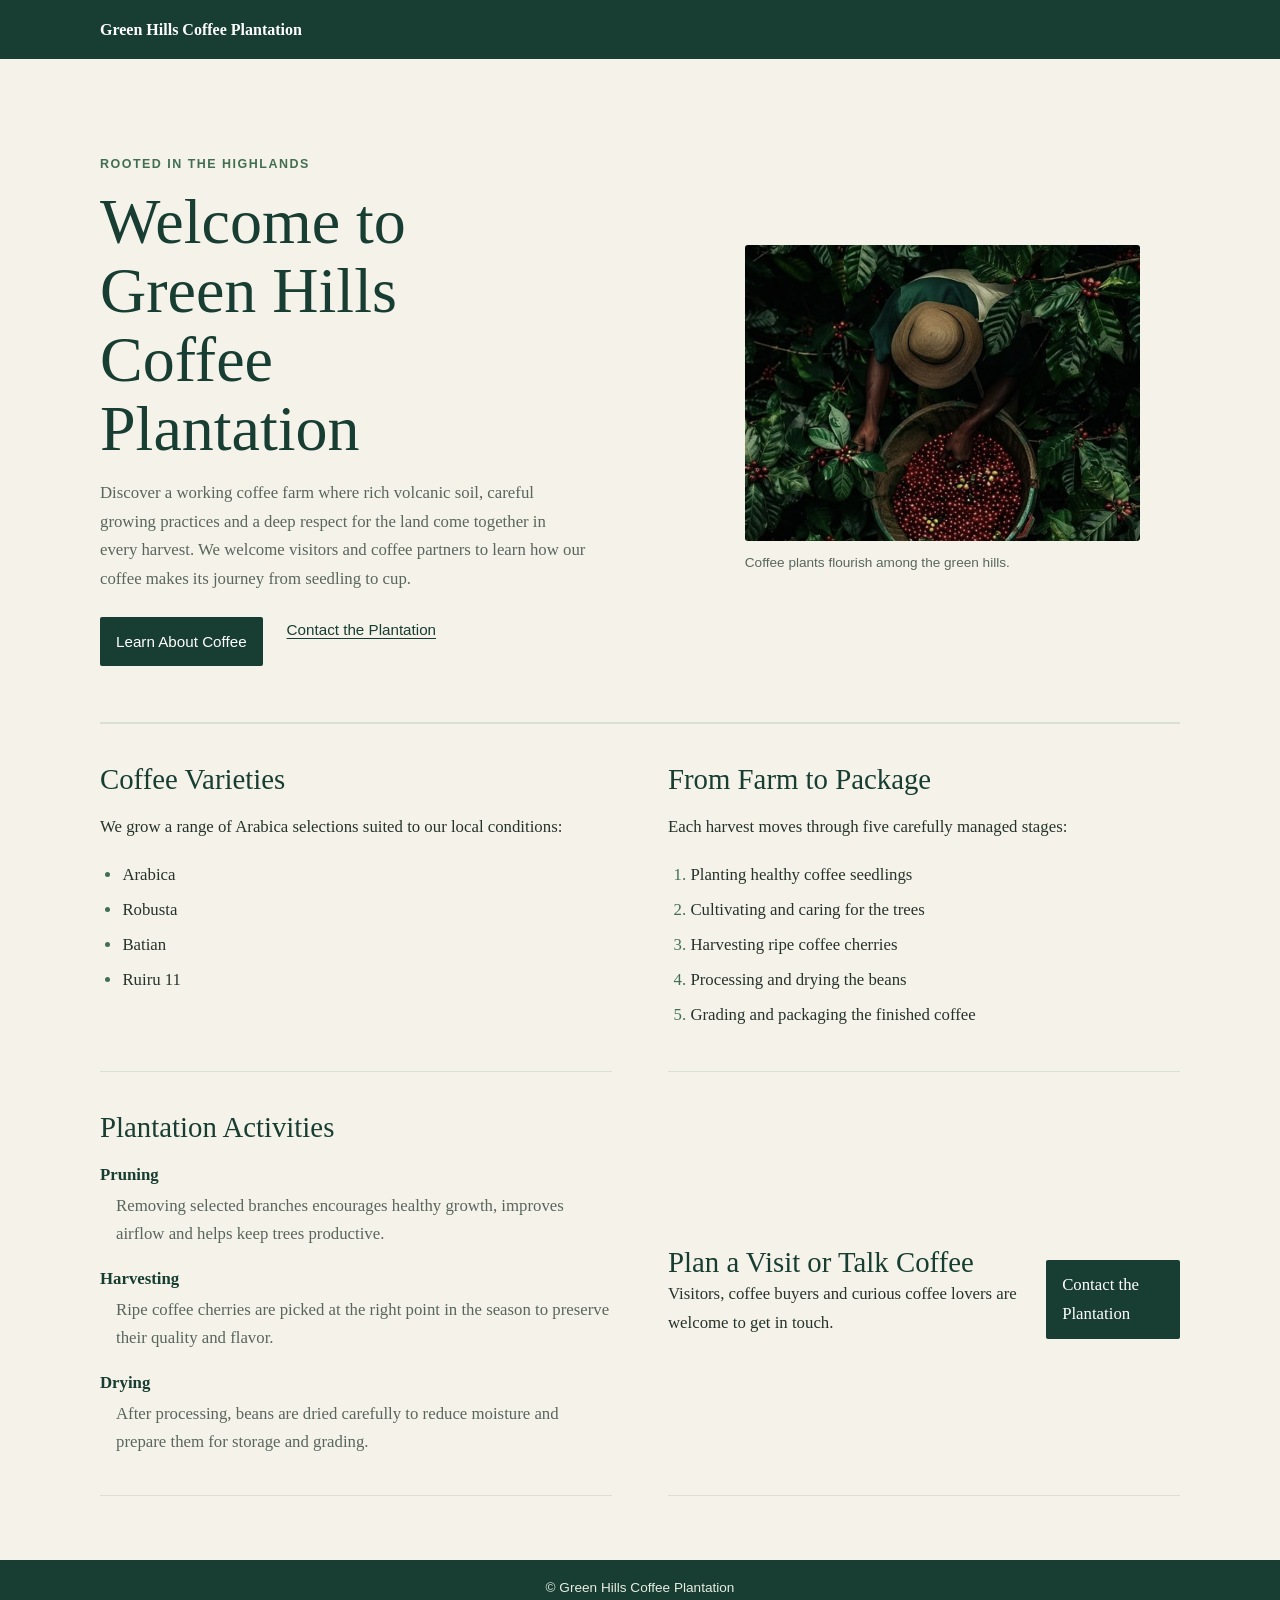
<file: index.html>
<!DOCTYPE html>
<html lang="en">
<head>
  <meta charset="UTF-8">
  <meta name="viewport" content="width=device-width, initial-scale=1.0">
  <meta name="description" content="Discover the coffee varieties, growing practices and farm life of Green Hills Coffee Plantation.">
  <title>Green Hills Coffee Plantation</title>
  <link rel="stylesheet" href="Coffee/styles.css">

</head>
<body>
  <header>
    <p class="brand">Green Hills Coffee Plantation</p>
  </header>

  <main>
    <section class="intro" aria-labelledby="welcome-heading">
      <div class="intro-copy">
        <p class="eyebrow">Rooted in the highlands</p>
        <h1 id="welcome-heading">Welcome to Green Hills Coffee Plantation</h1>
        <p>Discover a working coffee farm where rich volcanic soil, careful growing practices and a deep respect for the land come together in every harvest. We welcome visitors and coffee partners to learn how our coffee makes its journey from seedling to cup.</p>
        <nav class="actions" aria-label="Explore and contact">
          <a class="action-primary" href="https://en.wikipedia.org/wiki/Coffee" target="_blank" rel="noopener noreferrer">Learn About Coffee</a>
          <a href="contact.html">Contact the Plantation</a>
        </nav>
      </div>
      <figure class="farm-figure">
        <img class="farm-image" src="Coffee/Every cup begins long before the first pour_.jfif" width="450" alt="Rows of coffee plants growing on the Green Hills farm" title="A view across the coffee fields at Green Hills">
        <figcaption class="image-note">Coffee plants flourish among the green hills.</figcaption>
      </figure>
    </section>

    <div class="content-grid">
      <section aria-labelledby="varieties-heading">
        <h2 id="varieties-heading">Coffee Varieties</h2>
        <p>We grow a range of Arabica selections suited to our local conditions:</p>
        <ul>
          <li>Arabica</li>
          <li>Robusta</li>
          <li>Batian</li>
          <li>Ruiru 11</li>
        </ul>
      </section>

      <section aria-labelledby="process-heading">
        <h2 id="process-heading">From Farm to Package</h2>
        <p>Each harvest moves through five carefully managed stages:</p>
        <ol>
          <li>Planting healthy coffee seedlings</li>
          <li>Cultivating and caring for the trees</li>
          <li>Harvesting ripe coffee cherries</li>
          <li>Processing and drying the beans</li>
          <li>Grading and packaging the finished coffee</li>
        </ol>
      </section>

      <section aria-labelledby="activities-heading">
        <h2 id="activities-heading">Plantation Activities</h2>
        <dl>
          <dt>Pruning</dt>
          <dd>Removing selected branches encourages healthy growth, improves airflow and helps keep trees productive.</dd>
          <dt>Harvesting</dt>
          <dd>Ripe coffee cherries are picked at the right point in the season to preserve their quality and flavor.</dd>
          <dt>Drying</dt>
          <dd>After processing, beans are dried carefully to reduce moisture and prepare them for storage and grading.</dd>
        </dl>
      </section>

      <section class="contact" aria-labelledby="visit-heading">
        <div>
          <h2 id="visit-heading">Plan a Visit or Talk Coffee</h2>
          <p>Visitors, coffee buyers and curious coffee lovers are welcome to get in touch.</p>
        </div>
        <a class="action-primary" href="contact.html">Contact the Plantation</a>
      </section>
    </div>
  </main>

  <footer>
    <p>&copy; Green Hills Coffee Plantation</p>
  </footer>
</body>
</html>
</file>
<file: Coffee/styles.css>
:root {
  color-scheme: light;
  --forest: #183d32;
  --leaf: #426e54;
  --cream: #f5f3e9;
  --paper: #fffefa;
  --ink: #26332c;
  --muted: #59665d;
  --accent: #c66b43;
  --line: #d9dfd4;
}

* {
  box-sizing: border-box;
}

body {
  margin: 0;
  background: var(--cream);
  color: var(--ink);
  font-family: Georgia, "Times New Roman", serif;
  font-size: 1.05rem;
  line-height: 1.7;
}

header {
  padding: 1rem max(1.25rem, calc((100% - 1080px) / 2));
  background: var(--forest);
  color: white;
}

.brand {
  margin: 0;
  font-size: 1rem;
  font-weight: 700;
}

main {
  width: min(1080px, calc(100% - 2.5rem));
  margin: 0 auto;
  padding: 3.5rem 0 4rem;
}

.intro {
  display: grid;
  grid-template-columns: minmax(0, 1fr) minmax(280px, 0.9fr);
  align-items: center;
  gap: clamp(2rem, 6vw, 5rem);
  padding-bottom: 3.5rem;
}

.eyebrow {
  margin: 0 0 0.75rem;
  color: var(--leaf);
  font-family: Arial, sans-serif;
  font-size: 0.78rem;
  font-weight: 700;
  letter-spacing: 0.12em;
  text-transform: uppercase;
}

h1, h2, h3, p {
  margin-top: 0;
}

h1 {
  max-width: 13ch;
  margin-bottom: 1rem;
  color: var(--forest);
  font-size: clamp(2.5rem, 5vw, 4.5rem);
  font-weight: 500;
  line-height: 1.08;
}

.intro-copy > p:not(.eyebrow) {
  max-width: 58ch;
  color: var(--muted);
}

.farm-image {
  display: block;
  width: 450px;
  max-width: 100%;
  height: auto;
  aspect-ratio: 4 / 3;
  border-radius: 3px;
  background: #dce4d7;
  object-fit: cover;
}

.image-note {
  margin: 0.6rem 0 0;
  color: var(--muted);
  font-family: Arial, sans-serif;
  font-size: 0.85rem;
}

.actions {
  display: flex;
  flex-wrap: wrap;
  gap: 0.85rem 1.5rem;
  margin-top: 1.5rem;
  font-family: Arial, sans-serif;
  font-size: 0.95rem;
}

a {
  color: var(--forest);
  text-decoration-thickness: 1px;
  text-underline-offset: 0.2em;
}

a:hover {
  color: var(--accent);
}

.action-primary {
  padding: 0.7rem 1rem;
  border-radius: 2px;
  background: var(--forest);
  color: white;
  text-decoration: none;
}

.action-primary:hover {
  background: var(--leaf);
  color: white;
}

.content-grid {
  display: grid;
  grid-template-columns: repeat(2, minmax(0, 1fr));
  gap: 0 3.5rem;
  border-top: 1px solid var(--line);
}

section {
  padding: 2.4rem 0;
  border-bottom: 1px solid var(--line);
}

h2 {
  margin-bottom: 1rem;
  color: var(--forest);
  font-size: 1.8rem;
  font-weight: 500;
  line-height: 1.2;
}

ul, ol {
  margin: 0;
  padding-left: 1.4rem;
}

li {
  padding: 0.2rem 0;
}

li::marker {
  color: var(--leaf);
}

dl {
  margin: 0;
}

dt {
  margin-top: 1rem;
  color: var(--forest);
  font-weight: 700;
}

dt:first-child {
  margin-top: 0;
}

dd {
  margin: 0.15rem 0 0 1rem;
  color: var(--muted);
}

.contact {
  display: flex;
  justify-content: space-between;
  align-items: center;
  gap: 1.5rem;
  padding: 2rem 0 0;
}

.contact h2 {
  margin: 0;
}

footer {
  padding: 1rem 1.25rem;
  background: var(--forest);
  color: #e7ede5;
  text-align: center;
  font-family: Arial, sans-serif;
  font-size: 0.85rem;
}

footer p {
  margin: 0;
}

@media (max-width: 720px) {
  main {
    padding-top: 2.5rem;
  }

  .intro {
    grid-template-columns: 1fr;
    gap: 1.5rem;
    padding-bottom: 2.5rem;
  }

  .farm-figure {
    margin: 0;
  }

  .farm-image {
    width: 100%;
  }

  .content-grid {
    grid-template-columns: 1fr;
  }

  .contact {
    align-items: flex-start;
    flex-direction: column;
  }
}
</file>
